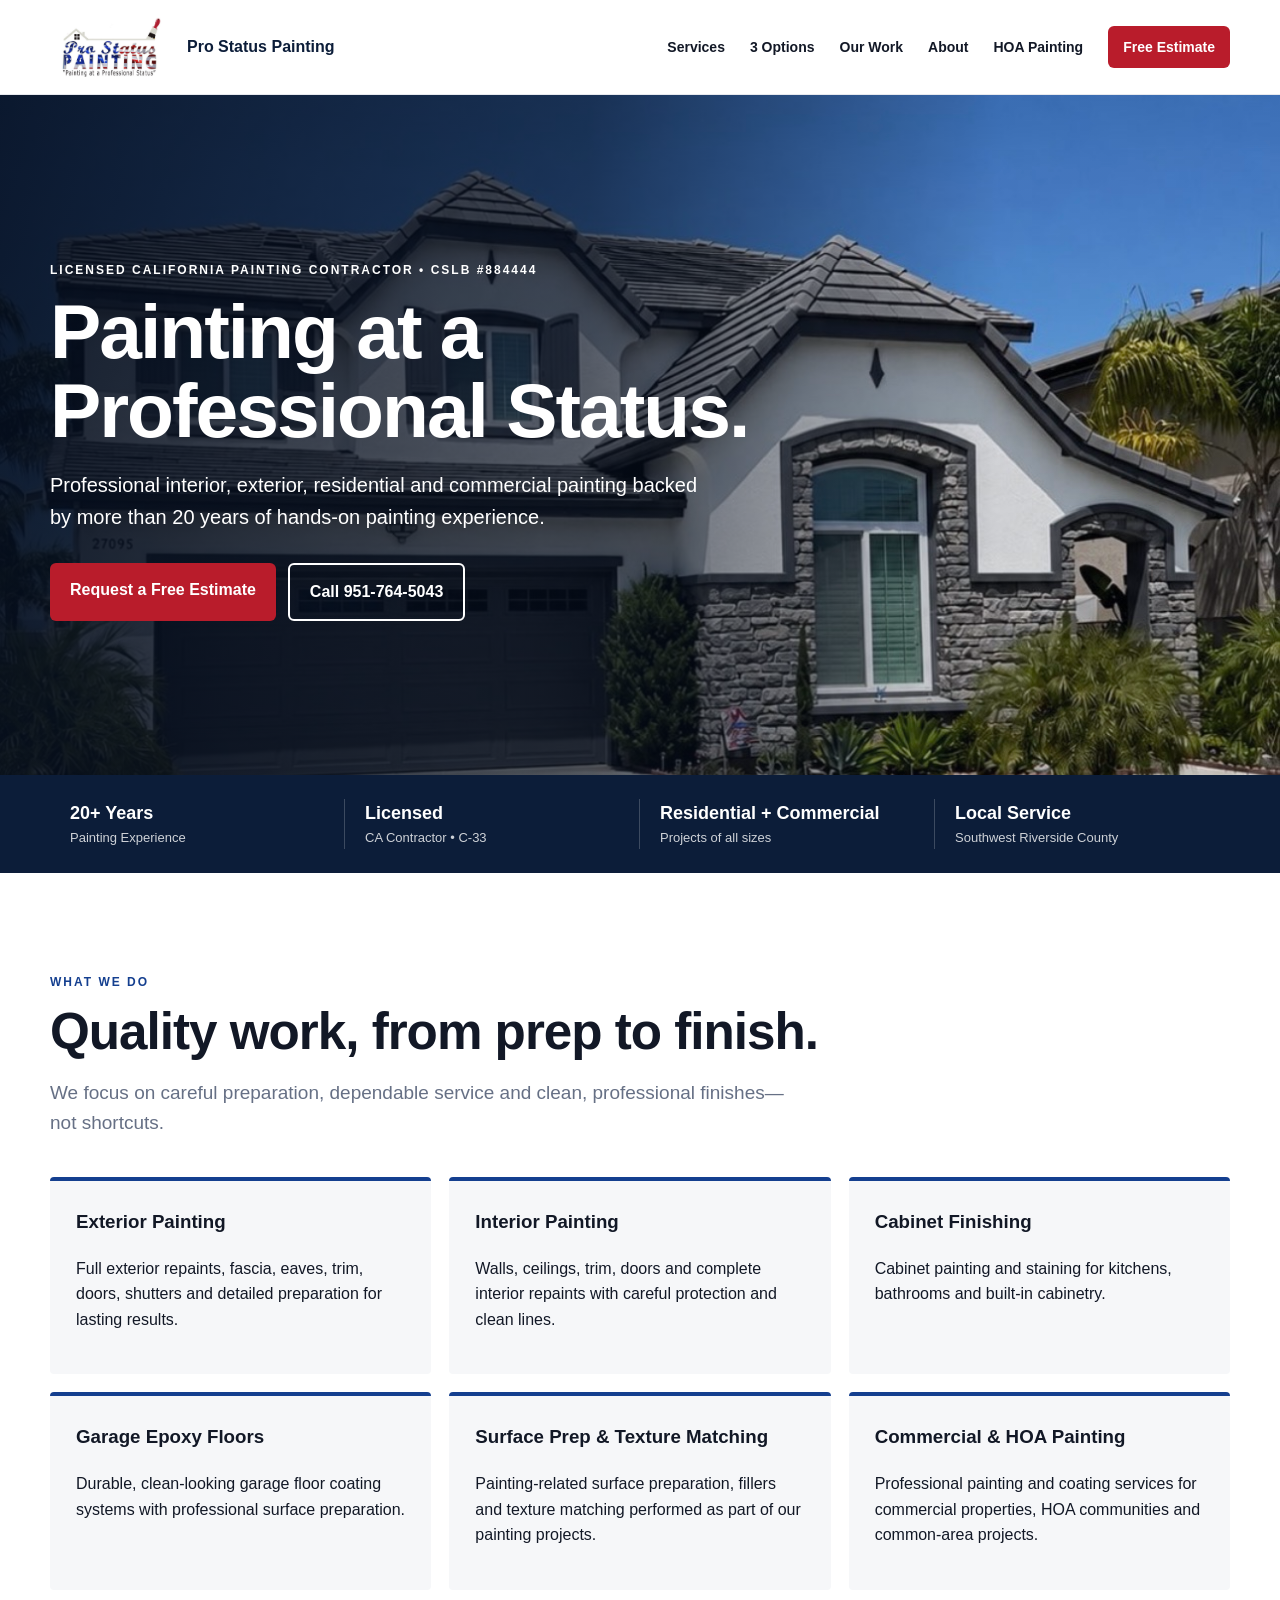
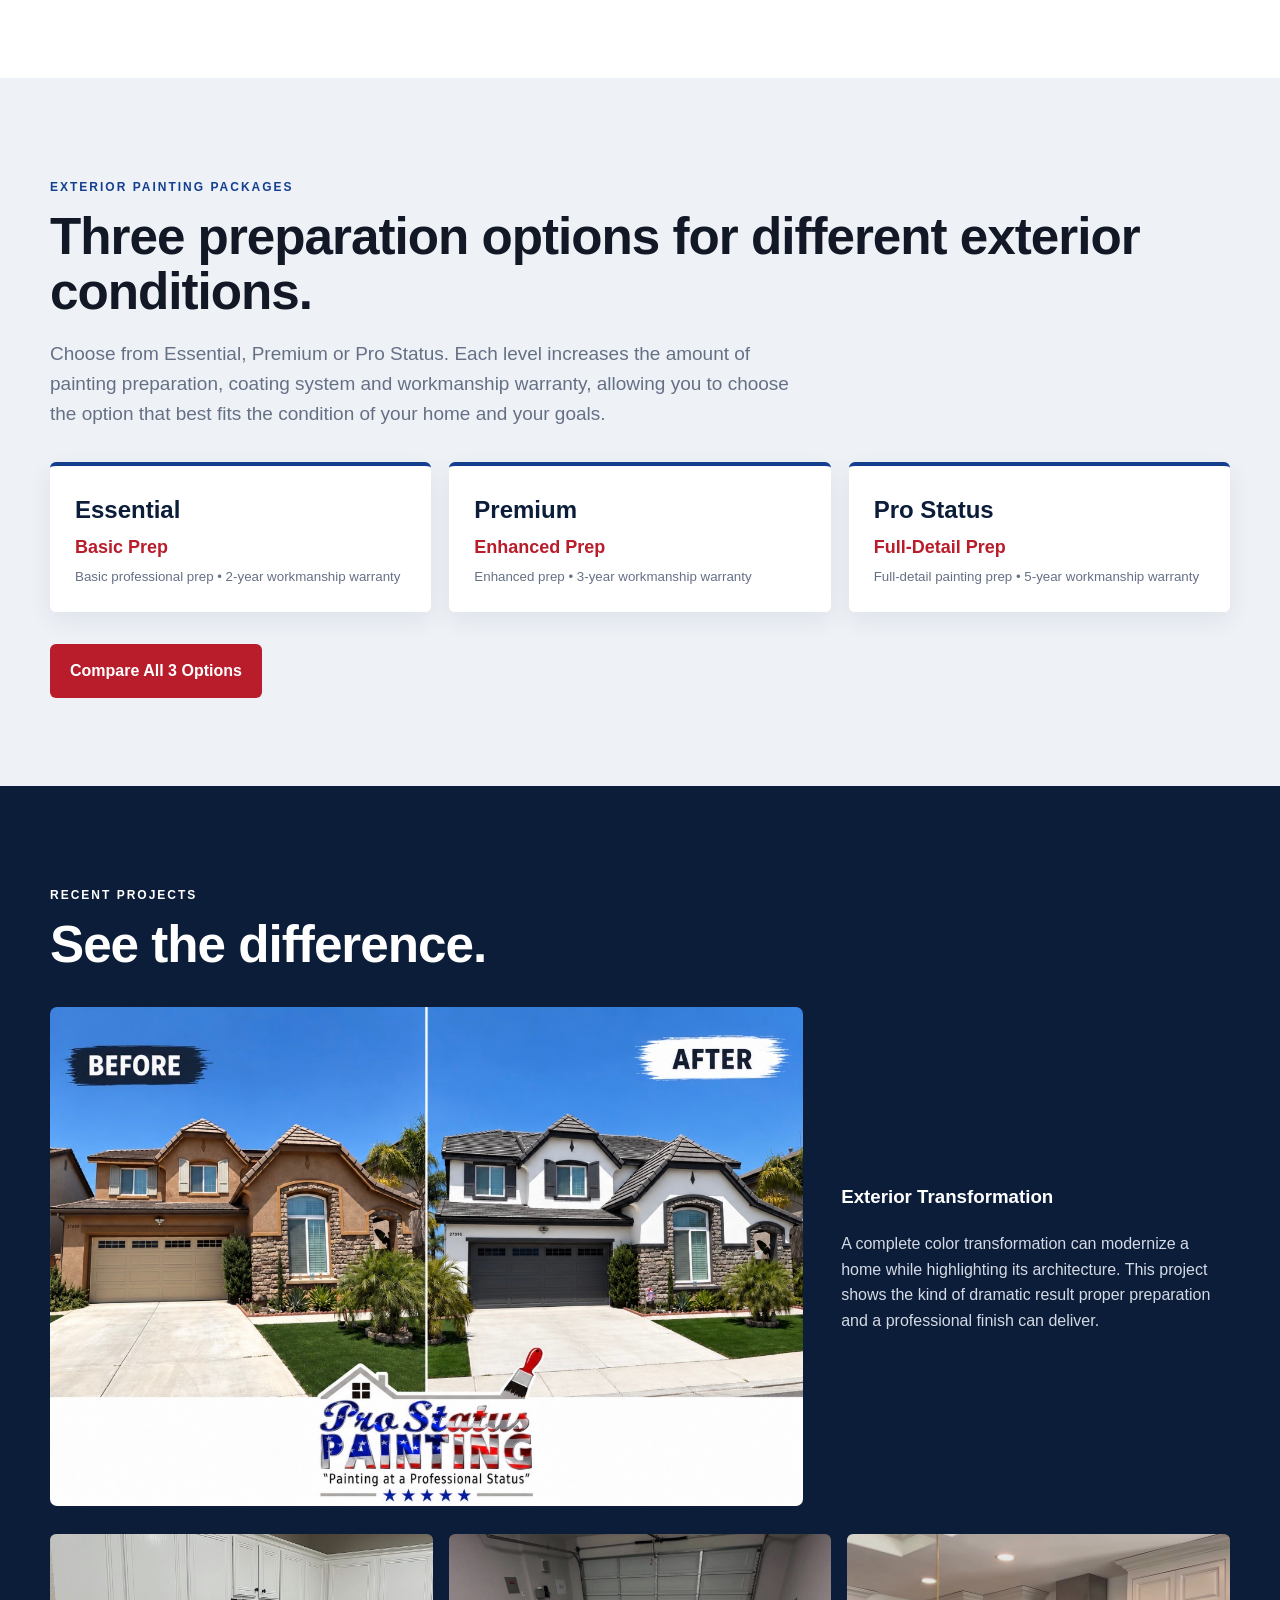
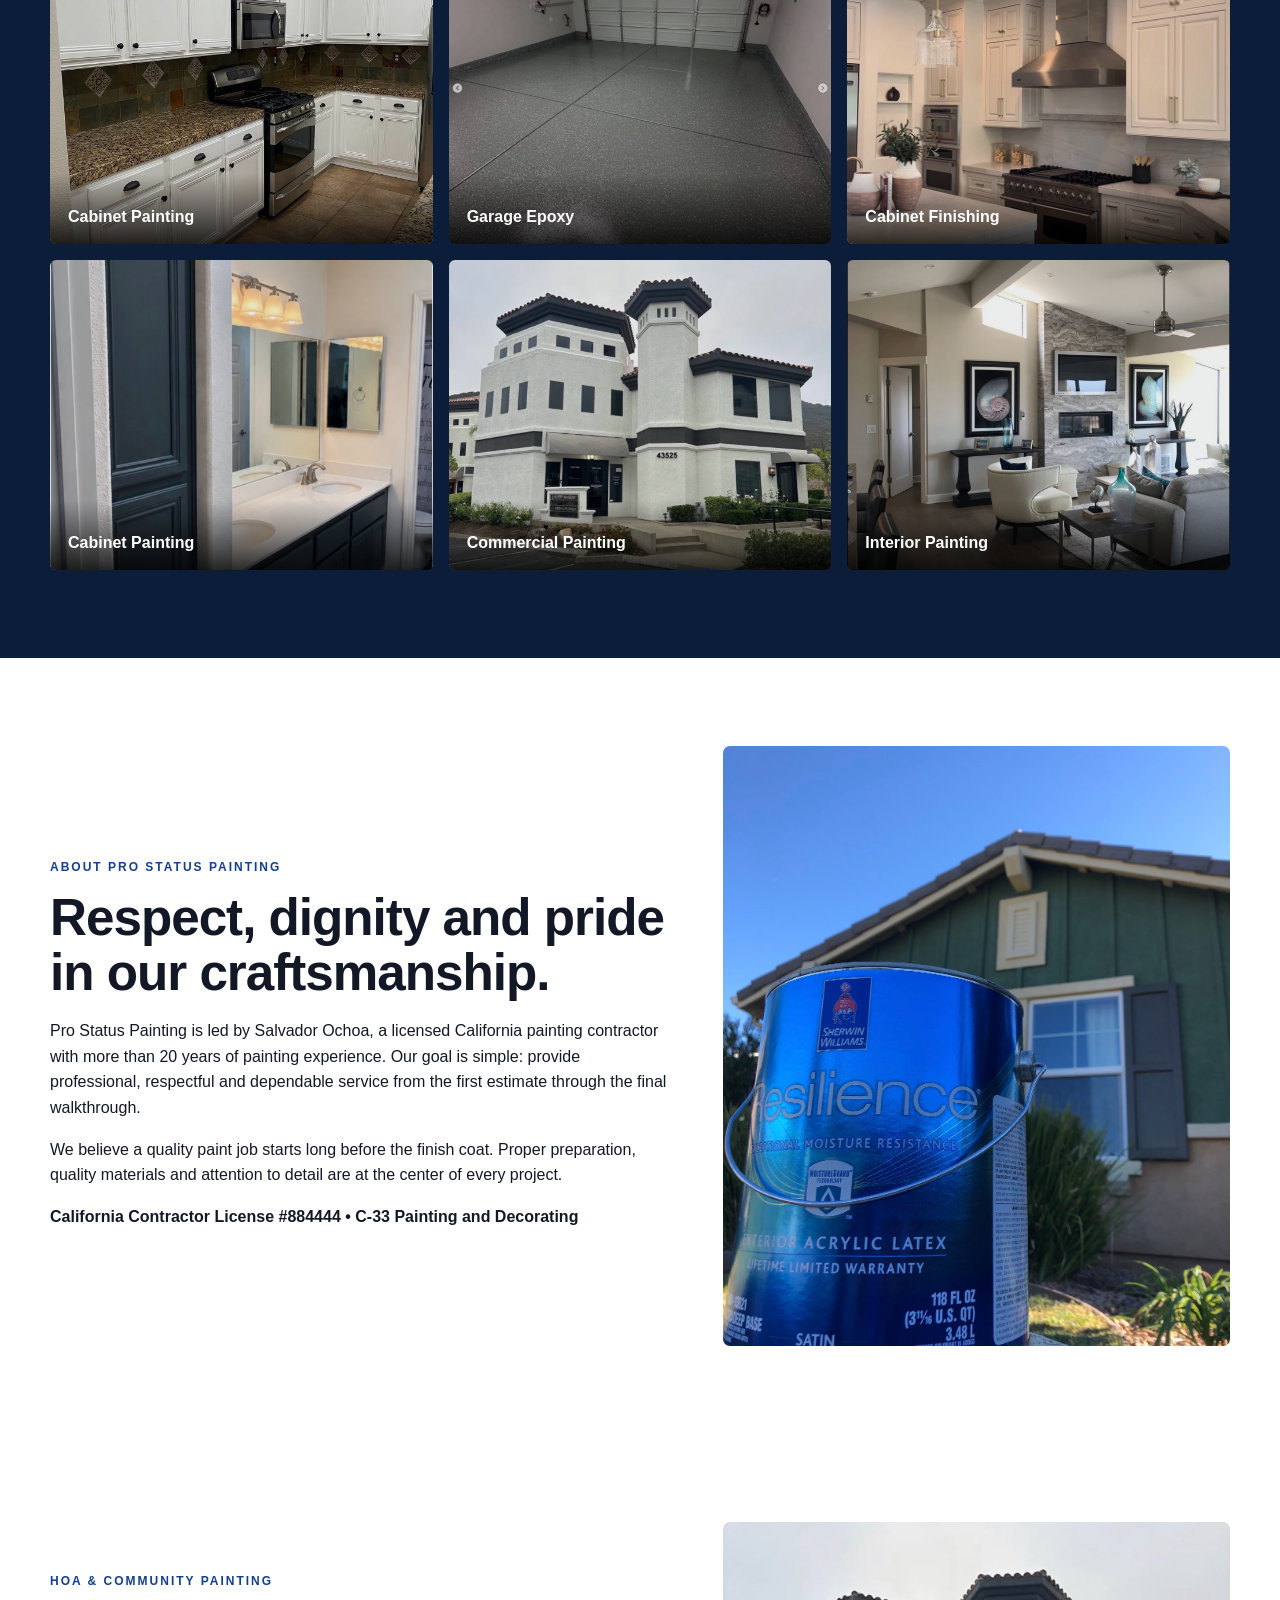
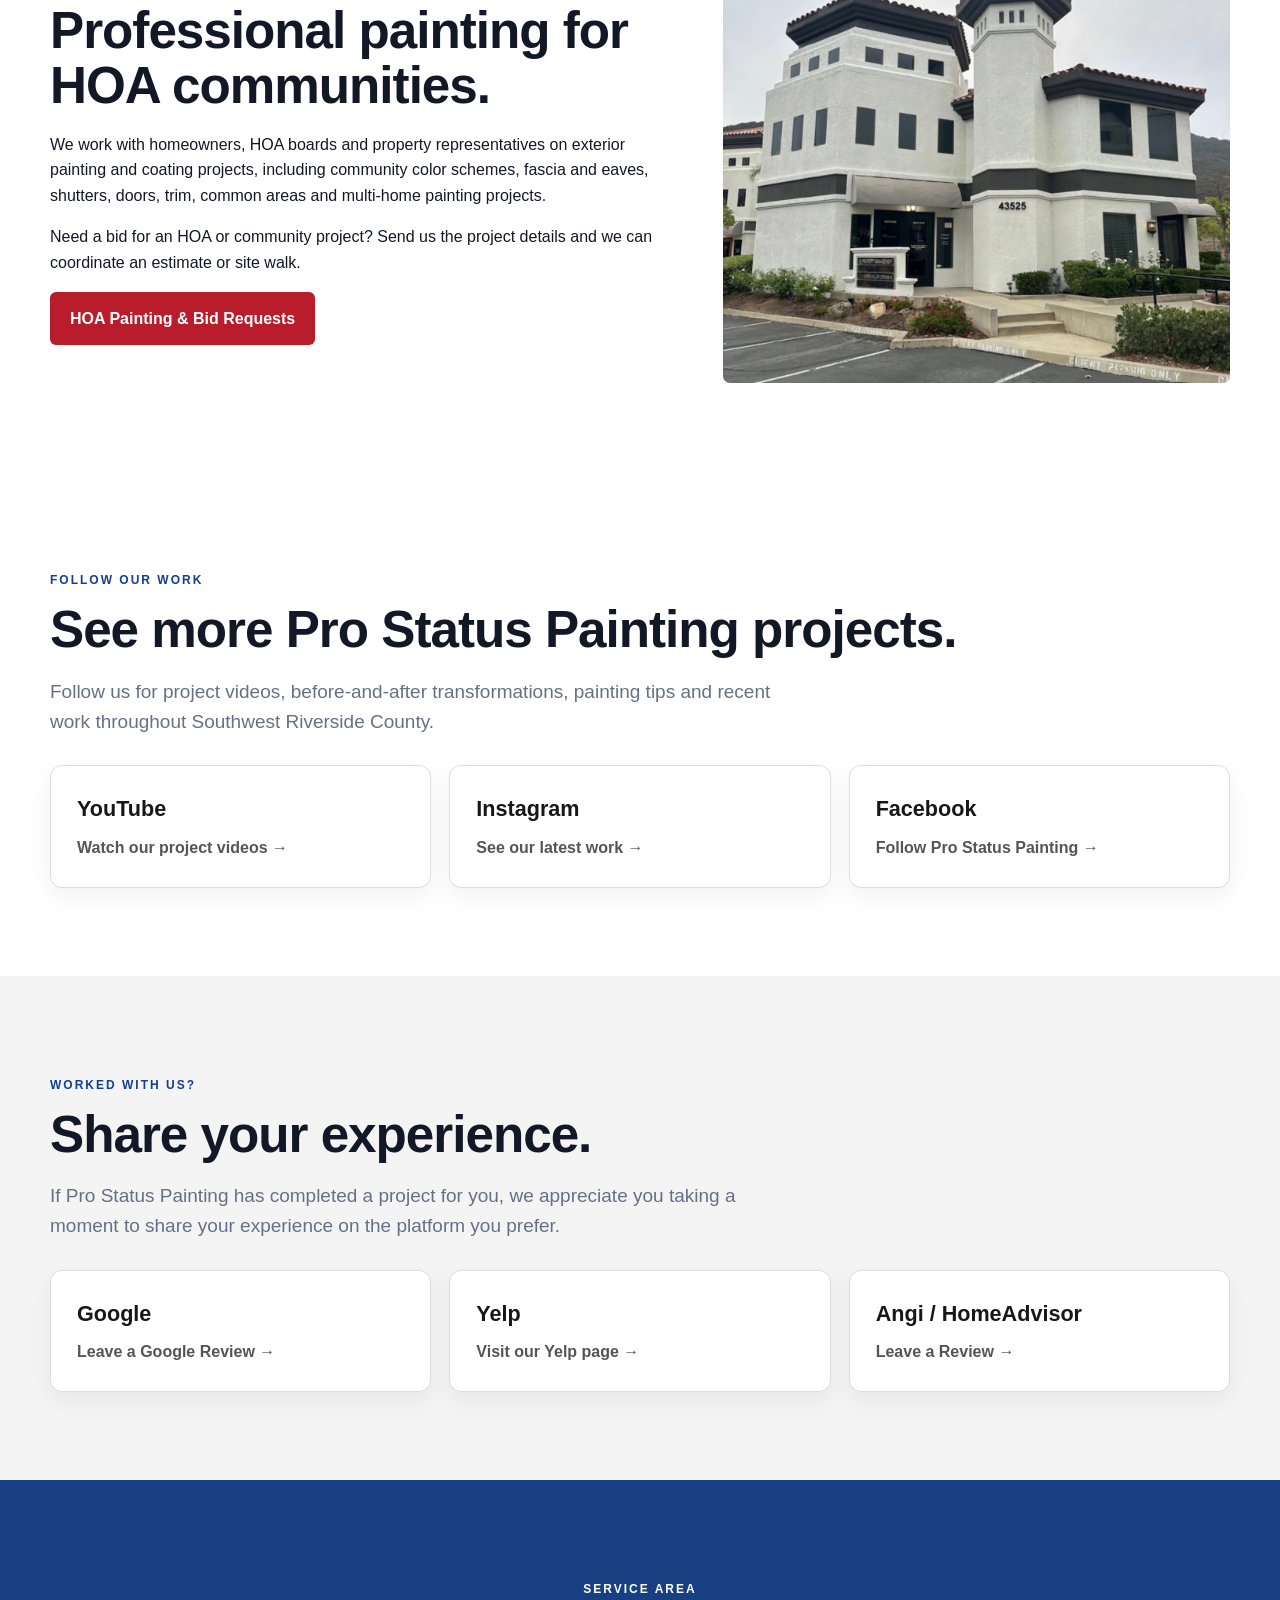
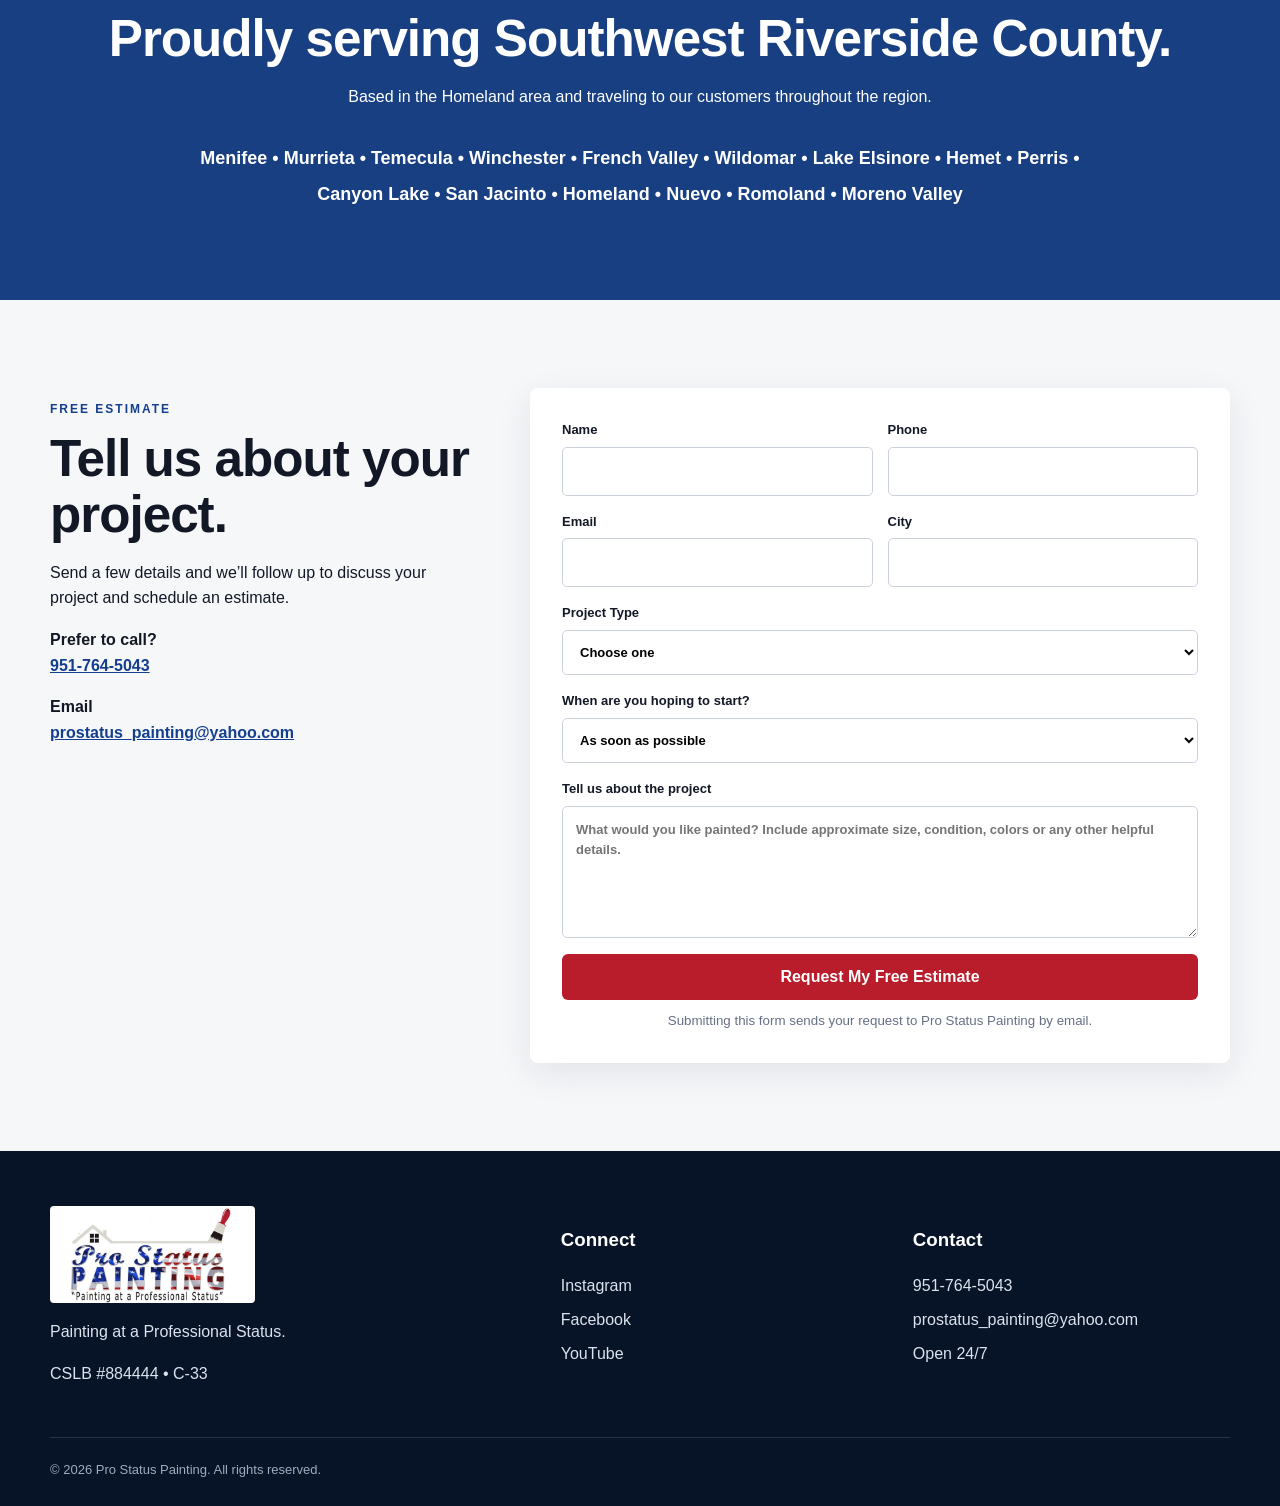
<file: index.html>
<!doctype html>
<html lang="en">
<head>
<meta charset="utf-8"><meta name="viewport" content="width=device-width,initial-scale=1">
<title>Pro Status Painting | Interior & Exterior Painting in Southwest Riverside County</title>
<meta name="description" content="Pro Status Painting provides professional interior and exterior painting, cabinet painting and staining, garage floor coatings, and painting-related surface preparation across Southwest Riverside County, CA.">
<link rel="stylesheet" href="styles.css">
</head>
<body>
<header class="topbar"><div class="wrap nav"><a href="#top" class="brand"><img src="assets/logo.jpeg" alt="Pro Status Painting logo"><span>Pro Status Painting</span></a><nav><a href="#services">Services</a><a href="packages.html">3 Options</a><a href="#work">Our Work</a><a href="#about">About</a><a href="hoa.html">HOA Painting</a><a class="btn small" href="#estimate">Free Estimate</a></nav></div></header>
<main id="top">
<section class="hero"><img class="hero-img" src="assets/hero-house.jpeg" alt="Completed exterior painting project by Pro Status Painting"><div class="shade"></div><div class="wrap hero-copy"><p class="eyebrow">Licensed California Painting Contractor • CSLB #884444</p><h1>Painting at a<br><em>Professional Status.</em></h1><p>Professional interior, exterior, residential and commercial painting backed by more than 20 years of hands-on painting experience.</p><div class="actions"><a class="btn" href="#estimate">Request a Free Estimate</a><a class="btn ghost" href="tel:+19517645043">Call 951-764-5043</a></div></div></section>
<section class="trust"><div class="wrap trust-grid"><div><b>20+ Years</b><span>Painting Experience</span></div><div><b>Licensed</b><span>CA Contractor • C-33</span></div><div><b>Residential + Commercial</b><span>Projects of all sizes</span></div><div><b>Local Service</b><span>Southwest Riverside County</span></div></div></section>
<section id="services" class="section wrap"><p class="eyebrow dark">What We Do</p><h2>Quality work, from prep to finish.</h2><p class="lead">We focus on careful preparation, dependable service and clean, professional finishes—not shortcuts.</p><div class="cards"><article><h3>Exterior Painting</h3><p>Full exterior repaints, fascia, eaves, trim, doors, shutters and detailed preparation for lasting results.</p></article><article><h3>Interior Painting</h3><p>Walls, ceilings, trim, doors and complete interior repaints with careful protection and clean lines.</p></article><article><h3>Cabinet Finishing</h3><p>Cabinet painting and staining for kitchens, bathrooms and built-in cabinetry.</p></article><article><h3>Garage Epoxy Floors</h3><p>Durable, clean-looking garage floor coating systems with professional surface preparation.</p></article><article><h3>Surface Prep & Texture Matching</h3><p>Painting-related surface preparation, fillers and texture matching performed as part of our painting projects.</p></article><article><h3>Commercial & HOA Painting</h3><p>Professional painting and coating services for commercial properties, HOA communities and common-area projects.</p></article></div></section>
<section class="section packages-home"><div class="wrap"><p class="eyebrow dark">Exterior Painting Packages</p><h2>Three preparation options for different exterior conditions.</h2><p class="lead">Choose from Essential, Premium or Pro Status. Each level increases the amount of painting preparation, coating system and workmanship warranty, allowing you to choose the option that best fits the condition of your home and your goals.</p><div class="mini-packages"><div><b>Essential</b><span>Basic Prep</span><small>Basic professional prep • 2-year workmanship warranty</small></div><div><b>Premium</b><span>Enhanced Prep</span><small>Enhanced prep • 3-year workmanship warranty</small></div><div><b>Pro Status</b><span>Full-Detail Prep</span><small>Full-detail painting prep • 5-year workmanship warranty</small></div></div><a class="btn" href="packages.html">Compare All 3 Options</a></div></section><section id="work" class="section work"><div class="wrap"><p class="eyebrow">Recent Projects</p><h2>See the difference.</h2><div class="feature"><img src="assets/before-after.jpeg" alt="Before and after exterior repaint"><div><h3>Exterior Transformation</h3><p>A complete color transformation can modernize a home while highlighting its architecture. This project shows the kind of dramatic result proper preparation and a professional finish can deliver.</p></div></div><div class="gallery"><figure><img src="assets/kitchen-cabinets.jpeg" alt="Finished painted kitchen cabinetry"><figcaption>Cabinet Painting</figcaption></figure><figure><img src="assets/epoxy.jpeg" alt="Finished epoxy garage floor"><figcaption>Garage Epoxy</figcaption></figure><figure><img src="assets/kitchen-modern.jpeg" alt="Finished painted kitchen cabinetry"><figcaption>Cabinet Finishing</figcaption></figure><figure><img src="assets/bath-cabinets.jpeg" alt="Dark painted bathroom vanity and cabinet"><figcaption>Cabinet Painting</figcaption></figure><figure><img src="assets/commercial.jpeg" alt="Commercial exterior painting project"><figcaption>Commercial Painting</figcaption></figure><figure><img src="assets/interior.jpeg" alt="Finished interior painting project"><figcaption>Interior Painting</figcaption></figure></div></div></section>
<section id="about" class="section wrap split"><div><p class="eyebrow dark">About Pro Status Painting</p><h2>Respect, dignity and pride in our craftsmanship.</h2><p>Pro Status Painting is led by Salvador Ochoa, a licensed California painting contractor with more than 20 years of painting experience. Our goal is simple: provide professional, respectful and dependable service from the first estimate through the final walkthrough.</p><p>We believe a quality paint job starts long before the finish coat. Proper preparation, quality materials and attention to detail are at the center of every project.</p><p><strong>California Contractor License #884444 • C-33 Painting and Decorating</strong></p></div><img src="assets/exterior-paint.jpeg" alt="Sherwin-Williams paint used on a Pro Status Painting exterior project"></section>
<section class="section hoa-home"><div class="wrap split"><div><p class="eyebrow dark">HOA & Community Painting</p><h2>Professional painting for HOA communities.</h2><p>We work with homeowners, HOA boards and property representatives on exterior painting and coating projects, including community color schemes, fascia and eaves, shutters, doors, trim, common areas and multi-home painting projects.</p><p>Need a bid for an HOA or community project? Send us the project details and we can coordinate an estimate or site walk.</p><a class="btn" href="hoa.html">HOA Painting & Bid Requests</a></div><img src="assets/commercial.jpeg" alt="Professional exterior painting project by Pro Status Painting"></div></section>
<section class="section social-home"><div class="wrap"><p class="eyebrow dark">Follow Our Work</p><h2>See more Pro Status Painting projects.</h2><p class="lead">Follow us for project videos, before-and-after transformations, painting tips and recent work throughout Southwest Riverside County.</p><div class="social-grid"><a class="social-card" href="https://www.youtube.com/@prostatuspainting1206" target="_blank" rel="noopener"><strong>YouTube</strong><span>Watch our project videos →</span></a><a class="social-card" href="https://www.instagram.com/prostatus_painting/" target="_blank" rel="noopener"><strong>Instagram</strong><span>See our latest work →</span></a><a class="social-card" href="https://www.facebook.com/profile.php?id=61552662914124" target="_blank" rel="noopener"><strong>Facebook</strong><span>Follow Pro Status Painting →</span></a></div></div></section>
<section class="section reviews-home"><div class="wrap"><p class="eyebrow dark">Worked With Us?</p><h2>Share your experience.</h2><p class="lead">If Pro Status Painting has completed a project for you, we appreciate you taking a moment to share your experience on the platform you prefer.</p><div class="review-grid"><a class="review-card" href="https://g.page/r/CUPCEGVPhR3gEAE/review" target="_blank" rel="noopener"><strong>Google</strong><span>Leave a Google Review →</span></a><a class="review-card" href="https://m.yelp.com/biz/pro-status-painting-menifee?primary_source=mobile_biz_share&amp;secondary_source=ishare&amp;uid=JU6cFx-Nn-WPwRYH6suWqA&amp;utm_source=ishare" target="_blank" rel="noopener"><strong>Yelp</strong><span>Visit our Yelp page →</span></a><a class="review-card" href="https://www.homeadvisor.com/review/155798944?hired=unknown" target="_blank" rel="noopener"><strong>Angi / HomeAdvisor</strong><span>Leave a Review →</span></a></div></div></section>
<section id="areas" class="section areas"><div class="wrap"><p class="eyebrow">Service Area</p><h2>Proudly serving Southwest Riverside County.</h2><p>Based in the Homeland area and traveling to our customers throughout the region.</p><div class="area-list">Menifee • Murrieta • Temecula • Winchester • French Valley • Wildomar • Lake Elsinore • Hemet • Perris • Canyon Lake • San Jacinto • Homeland • Nuevo • Romoland • Moreno Valley</div></div></section>
<section id="estimate" class="section estimate"><div class="wrap estimate-grid"><div><p class="eyebrow dark">Free Estimate</p><h2>Tell us about your project.</h2><p>Send a few details and we’ll follow up to discuss your project and schedule an estimate.</p><p><strong>Prefer to call?</strong><br><a href="tel:+19517645043">951-764-5043</a></p><p><strong>Email</strong><br><a href="mailto:prostatus_painting@yahoo.com">prostatus_painting@yahoo.com</a></p></div>
<form action="https://formsubmit.co/prostatus_painting@yahoo.com" method="POST"><input type="hidden" name="_next" value="https://prostatuspainting.github.io/prostatuspainting.com/thank-you.html"><input type="hidden" name="_subject" value="New Website Estimate Request - Pro Status Painting"><input type="hidden" name="_captcha" value="false"><input type="text" name="_honey" style="display:none"><div class="row"><label>Name<input name="Name" required></label><label>Phone<input name="Phone" type="tel" required></label></div><div class="row"><label>Email<input name="Email" type="email" required></label><label>City<input name="City" required></label></div><label>Project Type<select name="Project Type" required><option value="">Choose one</option><option>Exterior Painting</option><option>Exterior - Essential Package</option><option>Exterior - Premium Package</option><option>Exterior - Pro Status Package</option><option>Interior Painting</option><option>Cabinet Painting / Staining</option><option>Garage Epoxy Floor</option><option>Surface Prep / Texture Matching with Painting</option><option>Commercial Painting</option><option>HOA / Community Painting</option><option>Other</option></select></label><label>When are you hoping to start?<select name="Timeline"><option>As soon as possible</option><option>Within 30 days</option><option>1–3 months</option><option>3–6 months</option><option>Just planning / budgeting</option></select></label><label>Tell us about the project<textarea name="Project Details" rows="5" required placeholder="What would you like painted? Include approximate size, condition, colors or any other helpful details."></textarea></label><button class="btn submit" type="submit">Request My Free Estimate</button><small>Submitting this form sends your request to Pro Status Painting by email.</small></form></div></section>
</main>
<footer><div class="wrap footer-grid"><div><img src="assets/logo.jpeg" alt="Pro Status Painting"><p>Painting at a Professional Status.</p><p>CSLB #884444 • C-33</p></div><div><h3>Connect</h3><a href="https://www.instagram.com/prostatus_painting/" target="_blank" rel="noopener">Instagram</a><a href="https://www.facebook.com/profile.php?id=61552662914124" target="_blank" rel="noopener">Facebook</a><a href="https://www.youtube.com/@prostatuspainting1206" target="_blank" rel="noopener">YouTube</a></div><div><h3>Contact</h3><a href="tel:+19517645043">951-764-5043</a><a href="mailto:prostatus_painting@yahoo.com">prostatus_painting@yahoo.com</a><span>Open 24/7</span></div></div><div class="wrap copyright">© <span id="year"></span> Pro Status Painting. All rights reserved.</div></footer>
<script src="script.js"></script>
</body></html>
</file>
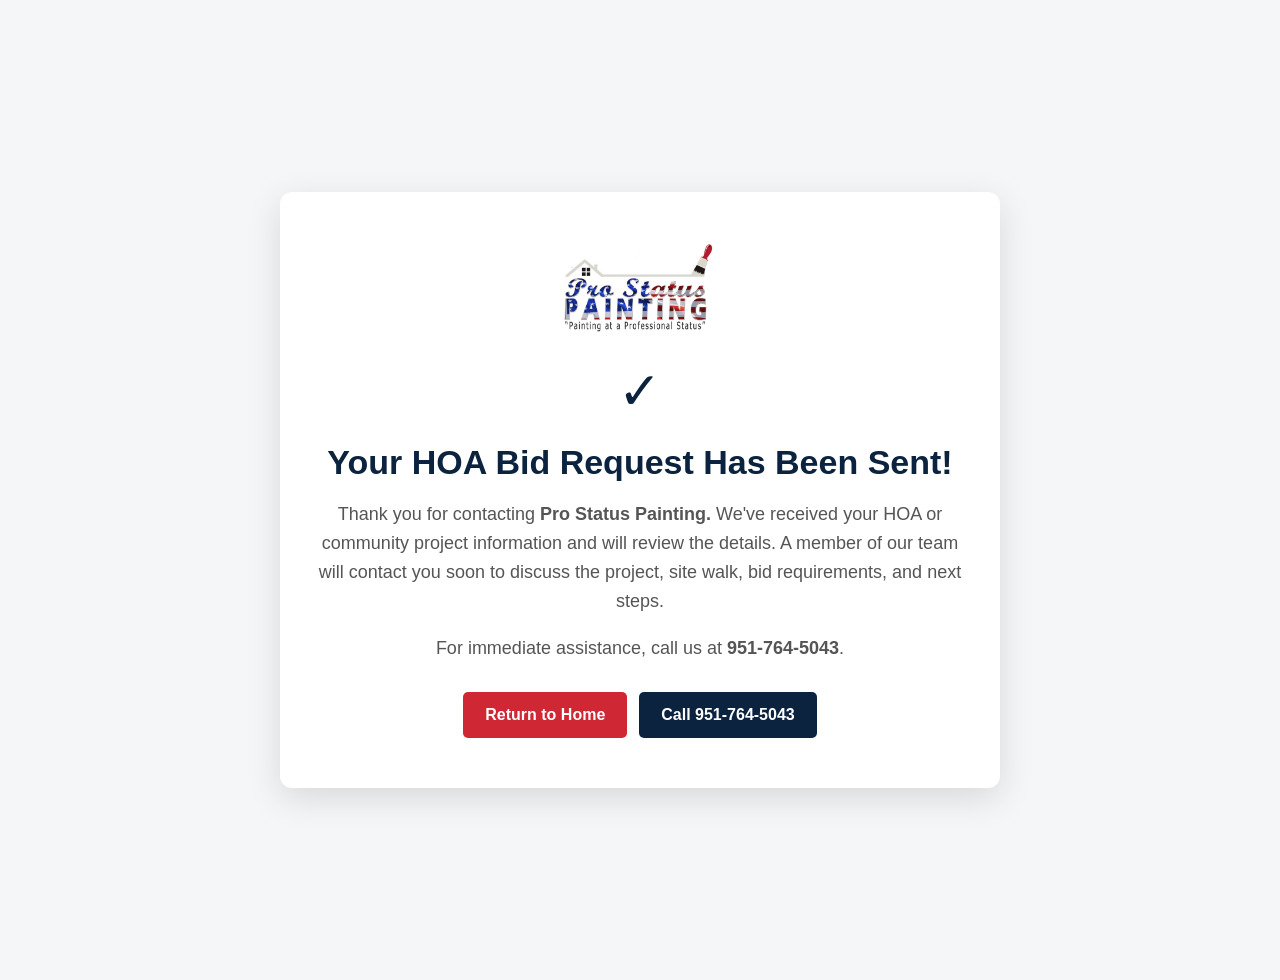
<file: hoa-thank-you.html>
<!DOCTYPE html>
<html lang="en">
<head>
<meta charset="UTF-8">
<meta name="viewport" content="width=device-width, initial-scale=1">
<title>HOA Request Received | Pro Status Painting</title>

<style>
body {
    margin: 0;
    font-family: Arial, Helvetica, sans-serif;
    background: #f5f6f8;
    color: #0c2340;
}

.thank-you-page {
    min-height: 100vh;
    display: flex;
    align-items: center;
    justify-content: center;
    padding: 40px 20px;
    text-align: center;
}

.thank-you-card {
    background: white;
    max-width: 650px;
    width: 100%;
    padding: 50px 35px;
    border-radius: 12px;
    box-shadow: 0 10px 35px rgba(0,0,0,.12);
}

.thank-you-logo {
    width: 190px;
    max-width: 70%;
    margin-bottom: 25px;
}

.checkmark {
    font-size: 52px;
    margin-bottom: 10px;
}

.thank-you-card h1 {
    font-size: 34px;
    margin-bottom: 15px;
    color: #0c2340;
}

.thank-you-card p {
    font-size: 18px;
    line-height: 1.6;
    color: #555;
}

.thank-you-actions {
    margin-top: 30px;
    display: flex;
    gap: 12px;
    justify-content: center;
    flex-wrap: wrap;
}

.thank-you-actions a {
    display: inline-block;
    padding: 14px 22px;
    border-radius: 5px;
    text-decoration: none;
    font-weight: bold;
}

.home-button {
    background: #cf2734;
    color: white;
}

.call-button {
    background: #0c2340;
    color: white;
}
</style>
</head>

<body>

<main class="thank-you-page">

<div class="thank-you-card">

<img src="assets/logo.jpeg"
     alt="Pro Status Painting"
     class="thank-you-logo">

<div class="checkmark">✓</div>

<h1>Your HOA Bid Request Has Been Sent!</h1>

<p>
Thank you for contacting <strong>Pro Status Painting.</strong>
We've received your HOA or community project information and will review the details.
A member of our team will contact you soon to discuss the project,
site walk, bid requirements, and next steps.
</p>

<p>
For immediate assistance, call us at
<strong>951-764-5043</strong>.
</p>

<div class="thank-you-actions">

<a href="index.html" class="home-button">
Return to Home
</a>

<a href="tel:+19517645043" class="call-button">
Call 951-764-5043
</a>

</div>

</div>

</main>

</body>
</html>
</file>
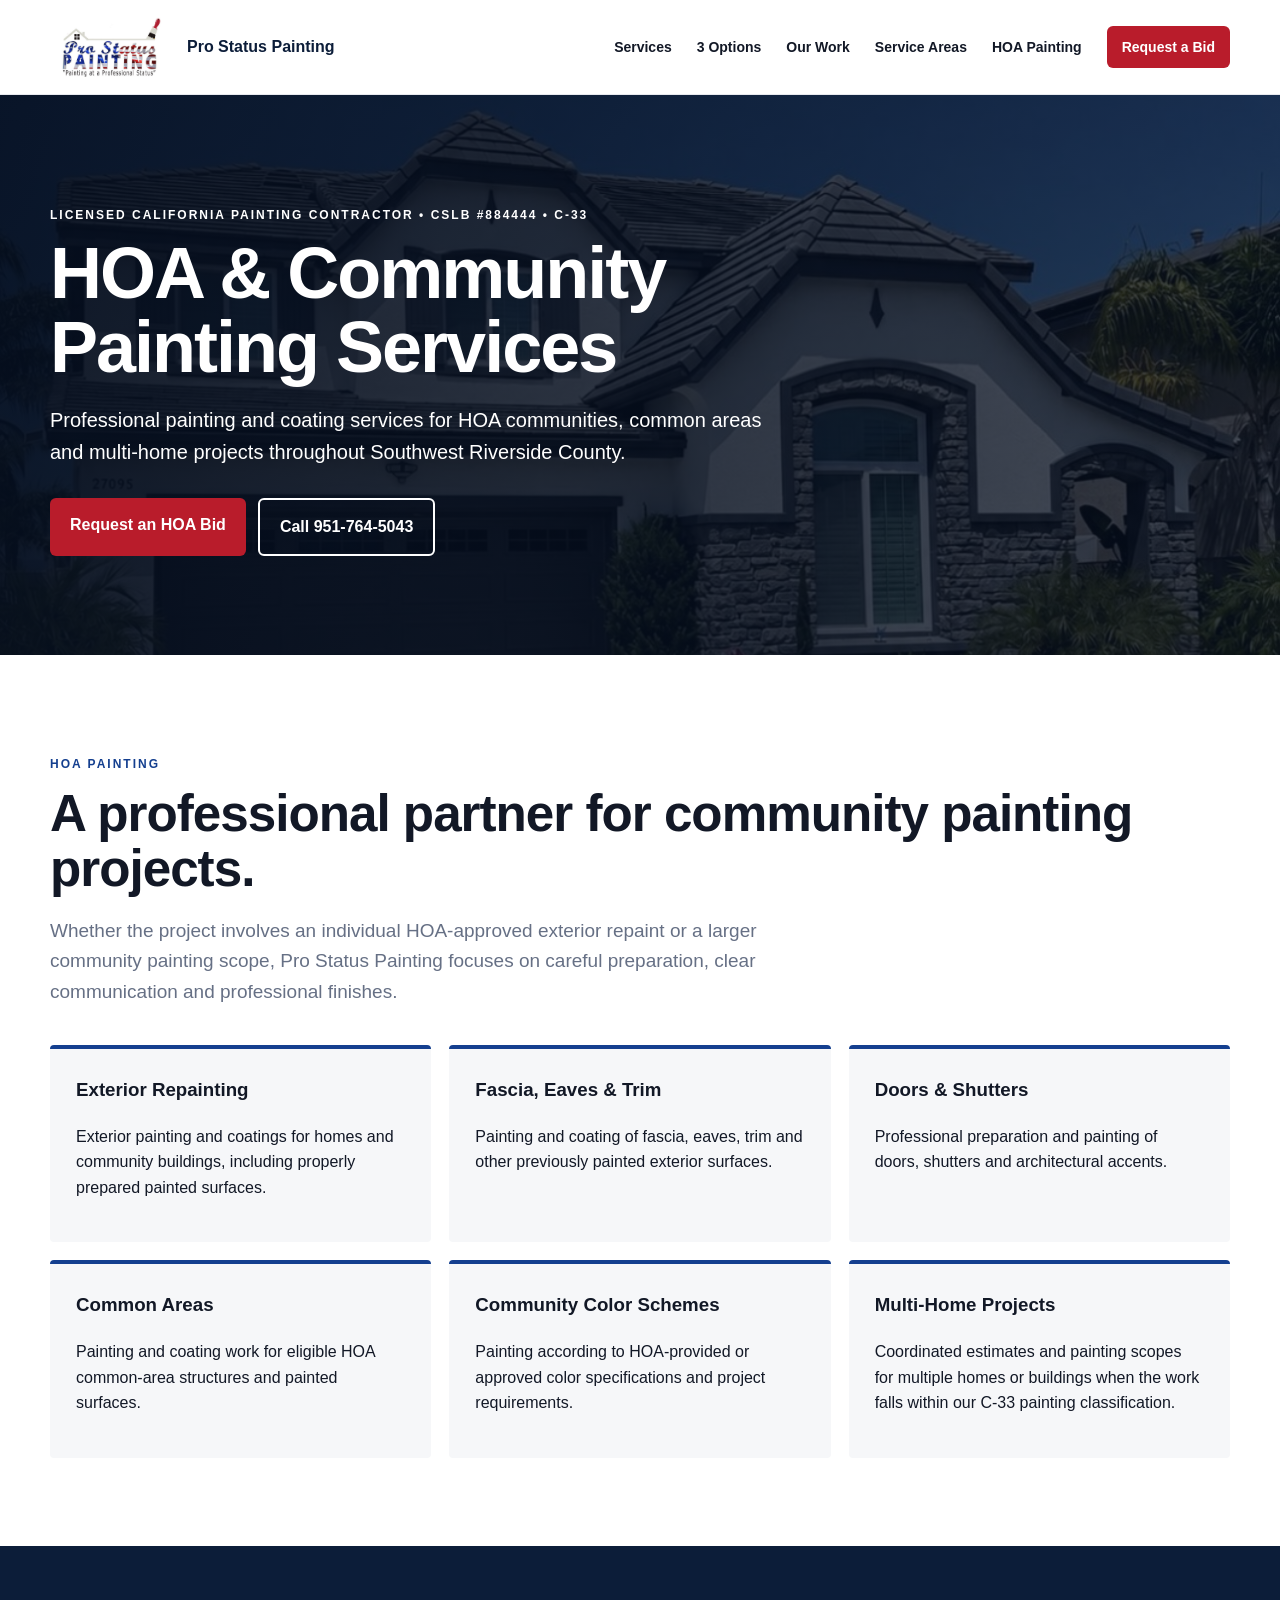
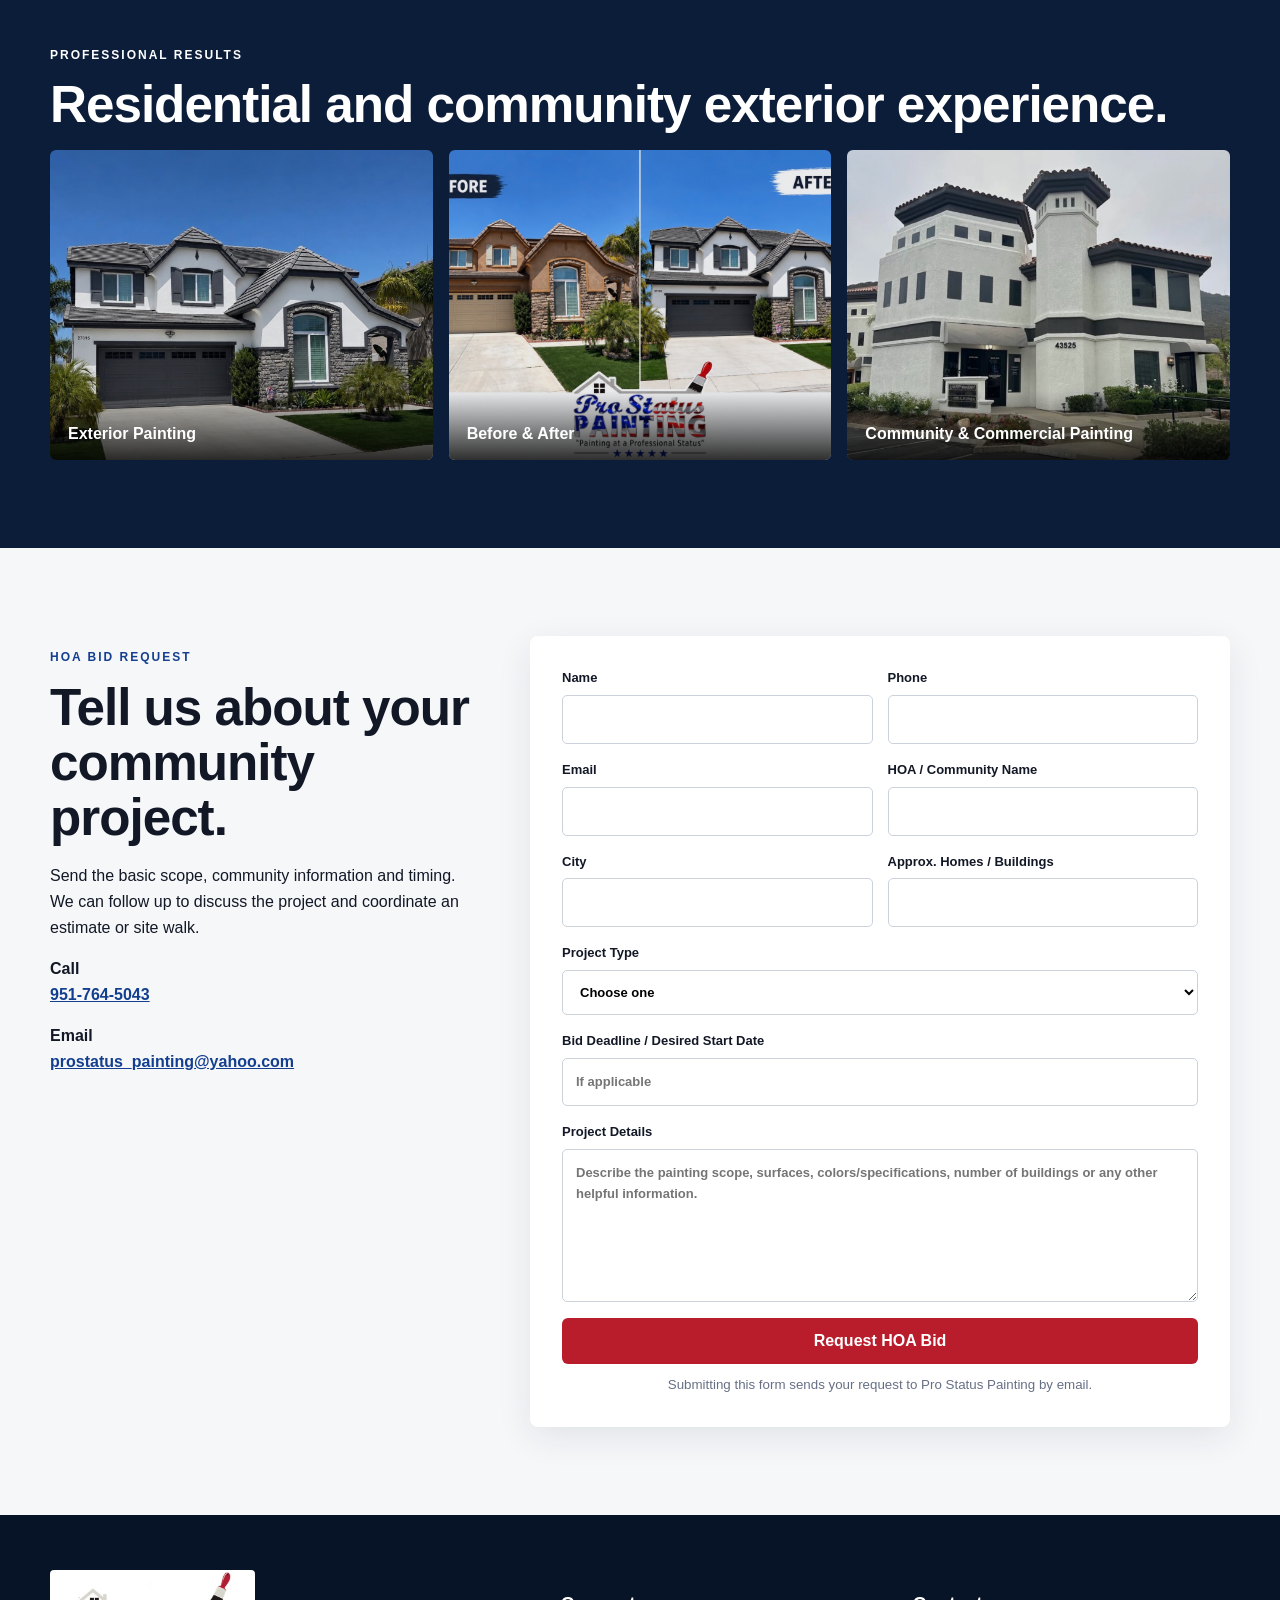
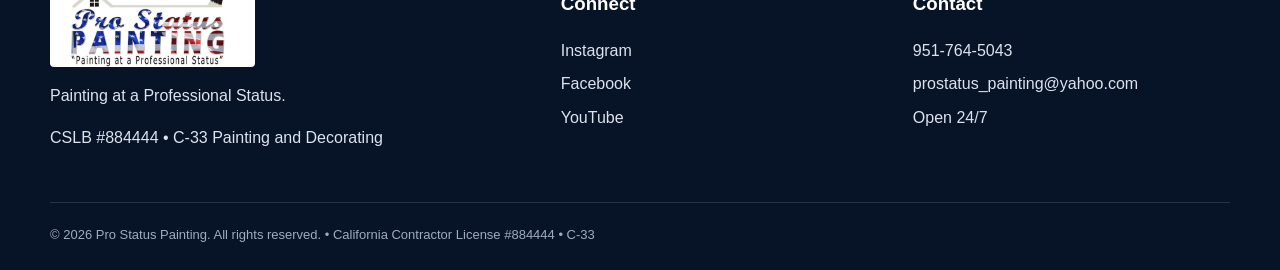
<file: hoa.html>
<!doctype html>
<html lang="en">
<head>
<meta charset="utf-8"><meta name="viewport" content="width=device-width,initial-scale=1">
<title>HOA & Community Painting | Pro Status Painting</title>
<meta name="description" content="HOA and community painting services from Pro Status Painting in Southwest Riverside County. Exterior painting, common areas, trim, doors, shutters and multi-home painting. CSLB #884444 C-33.">
<link rel="stylesheet" href="styles.css">
</head>
<body>
<header class="topbar"><div class="wrap nav"><a href="index.html" class="brand"><img src="assets/logo.jpeg" alt="Pro Status Painting logo"><span>Pro Status Painting</span></a><nav><a href="index.html#services">Services</a><a href="packages.html">3 Options</a><a href="index.html#work">Our Work</a><a href="index.html#areas">Service Areas</a><a href="hoa.html">HOA Painting</a><a class="btn small" href="#hoa-estimate">Request a Bid</a></nav></div></header>
<main>
<section class="hoa-hero"><div class="wrap"><p class="eyebrow">Licensed California Painting Contractor • CSLB #884444 • C-33</p><h1>HOA & Community<br>Painting Services</h1><p>Professional painting and coating services for HOA communities, common areas and multi-home projects throughout Southwest Riverside County.</p><div class="actions"><a class="btn" href="#hoa-estimate">Request an HOA Bid</a><a class="btn ghost" href="tel:+19517645043">Call 951-764-5043</a></div></div></section>
<section class="section wrap"><p class="eyebrow dark">HOA Painting</p><h2>A professional partner for community painting projects.</h2><p class="lead">Whether the project involves an individual HOA-approved exterior repaint or a larger community painting scope, Pro Status Painting focuses on careful preparation, clear communication and professional finishes.</p><div class="cards"><article><h3>Exterior Repainting</h3><p>Exterior painting and coatings for homes and community buildings, including properly prepared painted surfaces.</p></article><article><h3>Fascia, Eaves & Trim</h3><p>Painting and coating of fascia, eaves, trim and other previously painted exterior surfaces.</p></article><article><h3>Doors & Shutters</h3><p>Professional preparation and painting of doors, shutters and architectural accents.</p></article><article><h3>Common Areas</h3><p>Painting and coating work for eligible HOA common-area structures and painted surfaces.</p></article><article><h3>Community Color Schemes</h3><p>Painting according to HOA-provided or approved color specifications and project requirements.</p></article><article><h3>Multi-Home Projects</h3><p>Coordinated estimates and painting scopes for multiple homes or buildings when the work falls within our C-33 painting classification.</p></article></div></section>
<section class="section work"><div class="wrap"><p class="eyebrow">Professional Results</p><h2>Residential and community exterior experience.</h2><div class="gallery"><figure><img src="assets/hero-house.jpeg" alt="Completed exterior painting project"><figcaption>Exterior Painting</figcaption></figure><figure><img src="assets/before-after.jpeg" alt="Before and after exterior painting project"><figcaption>Before & After</figcaption></figure><figure><img src="assets/commercial.jpeg" alt="Completed commercial exterior painting project"><figcaption>Community & Commercial Painting</figcaption></figure></div></div></section>
<section id="hoa-estimate" class="section estimate"><div class="wrap estimate-grid"><div><p class="eyebrow dark">HOA Bid Request</p><h2>Tell us about your community project.</h2><p>Send the basic scope, community information and timing. We can follow up to discuss the project and coordinate an estimate or site walk.</p><p><strong>Call</strong><br><a href="tel:+19517645043">951-764-5043</a></p><p><strong>Email</strong><br><a href="mailto:prostatus_painting@yahoo.com">prostatus_painting@yahoo.com</a></p></div>
<form action="https://formsubmit.co/prostatus_painting@yahoo.com" method="POST"><input type="hidden" name="_next" value="https://prostatuspainting.github.io/prostatuspainting.com/hoa-thank-you.html"><input type="hidden" name="_subject" value="New HOA Bid Request - Pro Status Painting"><input type="hidden" name="_captcha" value="false"><input type="text" name="_honey" style="display:none"><div class="row"><label>Name<input name="Name" required></label><label>Phone<input name="Phone" type="tel" required></label></div><div class="row"><label>Email<input name="Email" type="email" required></label><label>HOA / Community Name<input name="HOA or Community Name" required></label></div><div class="row"><label>City<input name="City" required></label><label>Approx. Homes / Buildings<input name="Approximate Homes or Buildings"></label></div><label>Project Type<select name="Project Type" required><option value="">Choose one</option><option>Individual HOA Exterior Repaint</option><option>Multiple Homes / Buildings</option><option>Common-Area Painting</option><option>Community Building Painting</option><option>Other C-33 Painting / Coating Project</option></select></label><label>Bid Deadline / Desired Start Date<input name="Bid Deadline or Desired Start Date" placeholder="If applicable"></label><label>Project Details<textarea name="Project Details" rows="6" required placeholder="Describe the painting scope, surfaces, colors/specifications, number of buildings or any other helpful information."></textarea></label><button class="btn submit" type="submit">Request HOA Bid</button><small>Submitting this form sends your request to Pro Status Painting by email.</small></form></div></section>
</main>
<footer><div class="wrap footer-grid"><div><img src="assets/logo.jpeg" alt="Pro Status Painting"><p>Painting at a Professional Status.</p><p>CSLB #884444 • C-33 Painting and Decorating</p></div><div><h3>Connect</h3><a href="https://www.instagram.com/prostatus_painting/" target="_blank" rel="noopener">Instagram</a><a href="https://www.facebook.com/profile.php?id=61552662914124" target="_blank" rel="noopener">Facebook</a><a href="https://www.youtube.com/@prostatuspainting1206" target="_blank" rel="noopener">YouTube</a></div><div><h3>Contact</h3><a href="tel:+19517645043">951-764-5043</a><a href="mailto:prostatus_painting@yahoo.com">prostatus_painting@yahoo.com</a><span>Open 24/7</span></div></div><div class="wrap copyright">© <span id="year"></span> Pro Status Painting. All rights reserved. • California Contractor License #884444 • C-33</div></footer>
<script src="script.js"></script>
</body></html>
</file>
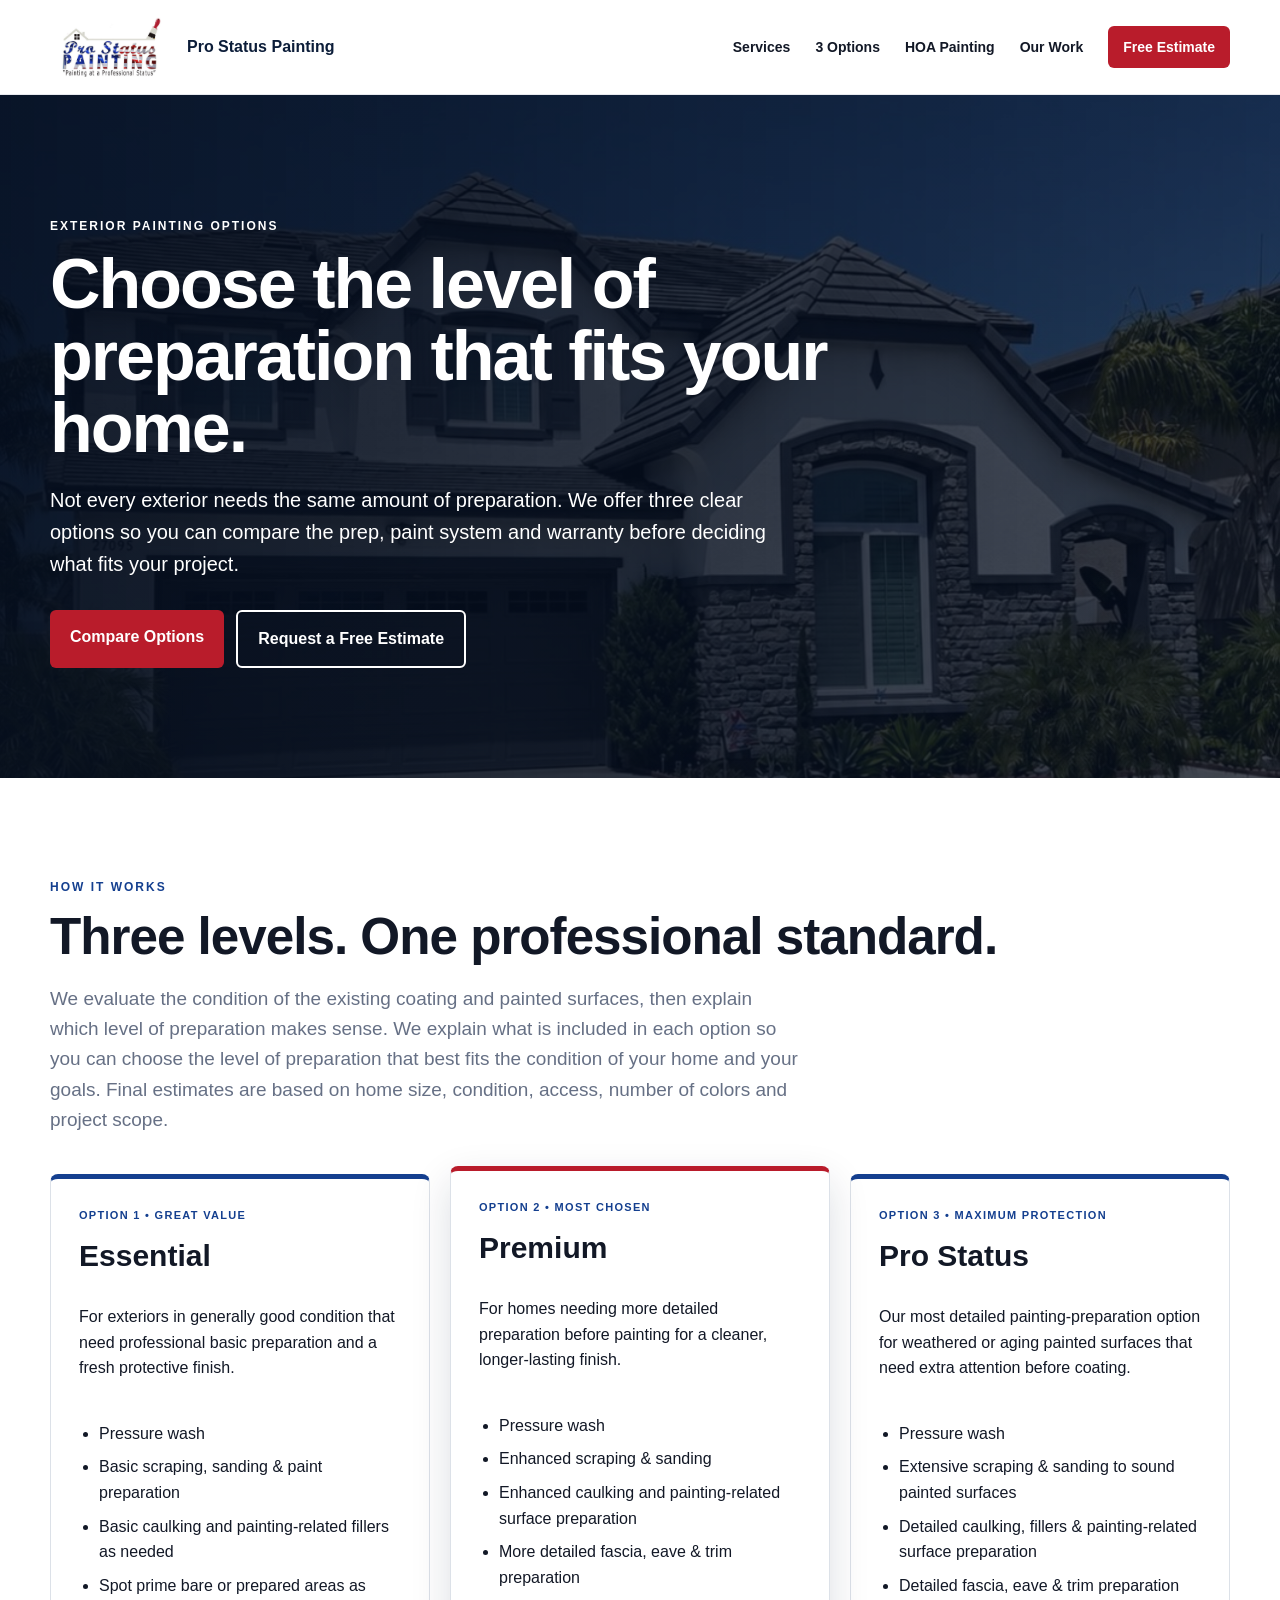
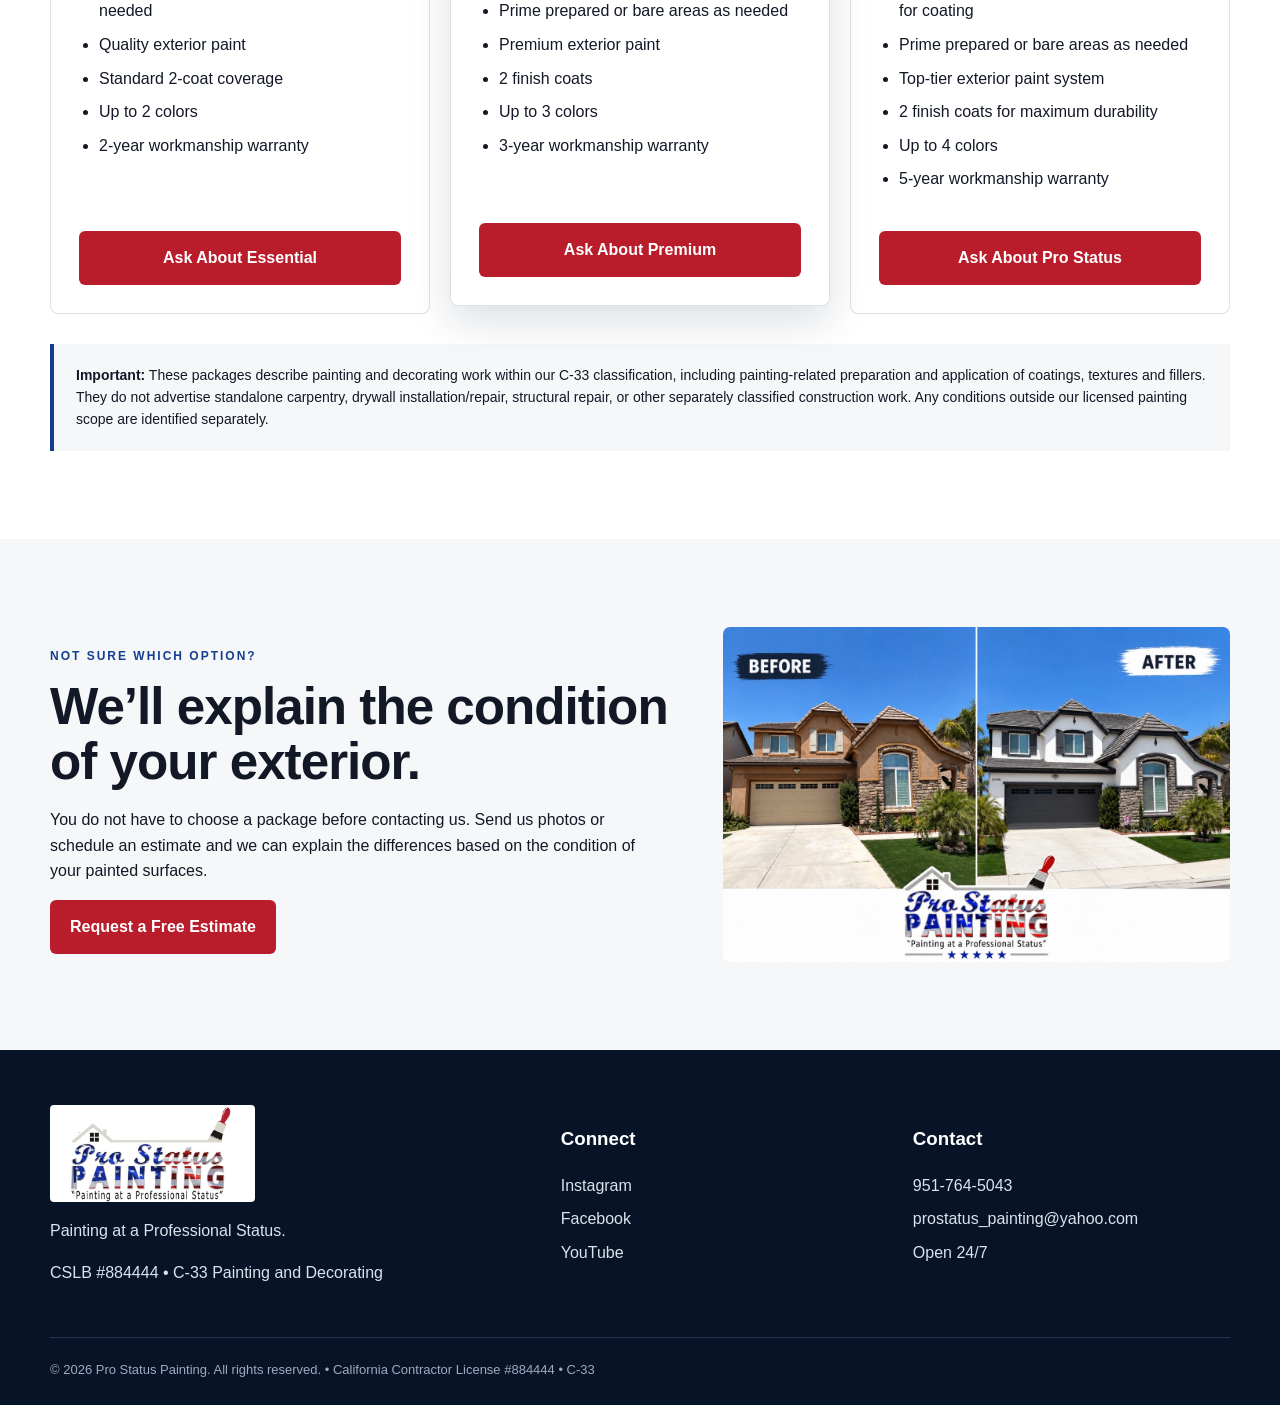
<file: packages.html>
<!doctype html>
<html lang="en">
<head>
<meta charset="utf-8"><meta name="viewport" content="width=device-width,initial-scale=1">
<title>Exterior Painting Packages | Pro Status Painting</title>
<meta name="description" content="Compare three exterior painting preparation and finish options from Pro Status Painting. CSLB #884444 C-33.">
<link rel="stylesheet" href="styles.css">
</head>
<body>
<header class="topbar"><div class="wrap nav"><a href="index.html" class="brand"><img src="assets/logo.jpeg" alt="Pro Status Painting logo"><span>Pro Status Painting</span></a><nav><a href="index.html#services">Services</a><a href="packages.html">3 Options</a><a href="hoa.html">HOA Painting</a><a href="index.html#work">Our Work</a><a class="btn small" href="index.html#estimate">Free Estimate</a></nav></div></header>
<main>
<section class="package-hero"><div class="wrap"><p class="eyebrow">Exterior Painting Options</p><h1>Choose the level of preparation that fits your home.</h1><p>Not every exterior needs the same amount of preparation. We offer three clear options so you can compare the prep, paint system and warranty before deciding what fits your project.</p><div class="actions"><a class="btn" href="#packages">Compare Options</a><a class="btn ghost" href="index.html#estimate">Request a Free Estimate</a></div></div></section>
<section id="packages" class="section wrap"><p class="eyebrow dark">How It Works</p><h2>Three levels. One professional standard.</h2><p class="lead">We evaluate the condition of the existing coating and painted surfaces, then explain which level of preparation makes sense. We explain what is included in each option so you can choose the level of preparation that best fits the condition of your home and your goals. Final estimates are based on home size, condition, access, number of colors and project scope.</p>
<div class="package-grid">
<article class="package-card"><div class="package-label">Option 1 • Great Value</div><h3>Essential</h3><p>For exteriors in generally good condition that need professional basic preparation and a fresh protective finish.</p><ul><li>Pressure wash</li><li>Basic scraping, sanding & paint preparation</li><li>Basic caulking and painting-related fillers as needed</li><li>Spot prime bare or prepared areas as needed</li><li>Quality exterior paint</li><li>Standard 2-coat coverage</li><li>Up to 2 colors</li><li>2-year workmanship warranty</li></ul><a class="btn package-btn" href="index.html#estimate">Ask About Essential</a></article>
<article class="package-card featured"><div class="package-label">Option 2 • Most Chosen</div><h3>Premium</h3><p>For homes needing more detailed preparation before painting for a cleaner, longer-lasting finish.</p><ul><li>Pressure wash</li><li>Enhanced scraping & sanding</li><li>Enhanced caulking and painting-related surface preparation</li><li>More detailed fascia, eave & trim preparation</li><li>Prime prepared or bare areas as needed</li><li>Premium exterior paint</li><li>2 finish coats</li><li>Up to 3 colors</li><li>3-year workmanship warranty</li></ul><a class="btn package-btn" href="index.html#estimate">Ask About Premium</a></article>
<article class="package-card"><div class="package-label">Option 3 • Maximum Protection</div><h3>Pro Status</h3><p>Our most detailed painting-preparation option for weathered or aging painted surfaces that need extra attention before coating.</p><ul><li>Pressure wash</li><li>Extensive scraping & sanding to sound painted surfaces</li><li>Detailed caulking, fillers & painting-related surface preparation</li><li>Detailed fascia, eave & trim preparation for coating</li><li>Prime prepared or bare areas as needed</li><li>Top-tier exterior paint system</li><li>2 finish coats for maximum durability</li><li>Up to 4 colors</li><li>5-year workmanship warranty</li></ul><a class="btn package-btn" href="index.html#estimate">Ask About Pro Status</a></article>
</div>
<div class="scope-note"><strong>Important:</strong> These packages describe painting and decorating work within our C-33 classification, including painting-related preparation and application of coatings, textures and fillers. They do not advertise standalone carpentry, drywall installation/repair, structural repair, or other separately classified construction work. Any conditions outside our licensed painting scope are identified separately.</div>
</section>
<section class="section estimate"><div class="wrap split"><div><p class="eyebrow dark">Not Sure Which Option?</p><h2>We’ll explain the condition of your exterior.</h2><p>You do not have to choose a package before contacting us. Send us photos or schedule an estimate and we can explain the differences based on the condition of your painted surfaces.</p><a class="btn" href="index.html#estimate">Request a Free Estimate</a></div><img src="assets/before-after.jpeg" alt="Before and after exterior painting by Pro Status Painting"></div></section>
</main>
<footer><div class="wrap footer-grid"><div><img src="assets/logo.jpeg" alt="Pro Status Painting"><p>Painting at a Professional Status.</p><p>CSLB #884444 • C-33 Painting and Decorating</p></div><div><h3>Connect</h3><a href="https://www.instagram.com/prostatus_painting/" target="_blank" rel="noopener">Instagram</a><a href="https://www.facebook.com/profile.php?id=61552662914124" target="_blank" rel="noopener">Facebook</a><a href="https://www.youtube.com/@prostatuspainting1206" target="_blank" rel="noopener">YouTube</a></div><div><h3>Contact</h3><a href="tel:+19517645043">951-764-5043</a><a href="mailto:prostatus_painting@yahoo.com">prostatus_painting@yahoo.com</a><span>Open 24/7</span></div></div><div class="wrap copyright">© <span id="year"></span> Pro Status Painting. All rights reserved. • California Contractor License #884444 • C-33</div></footer>
<script src="script.js"></script>
</body></html>
</file>
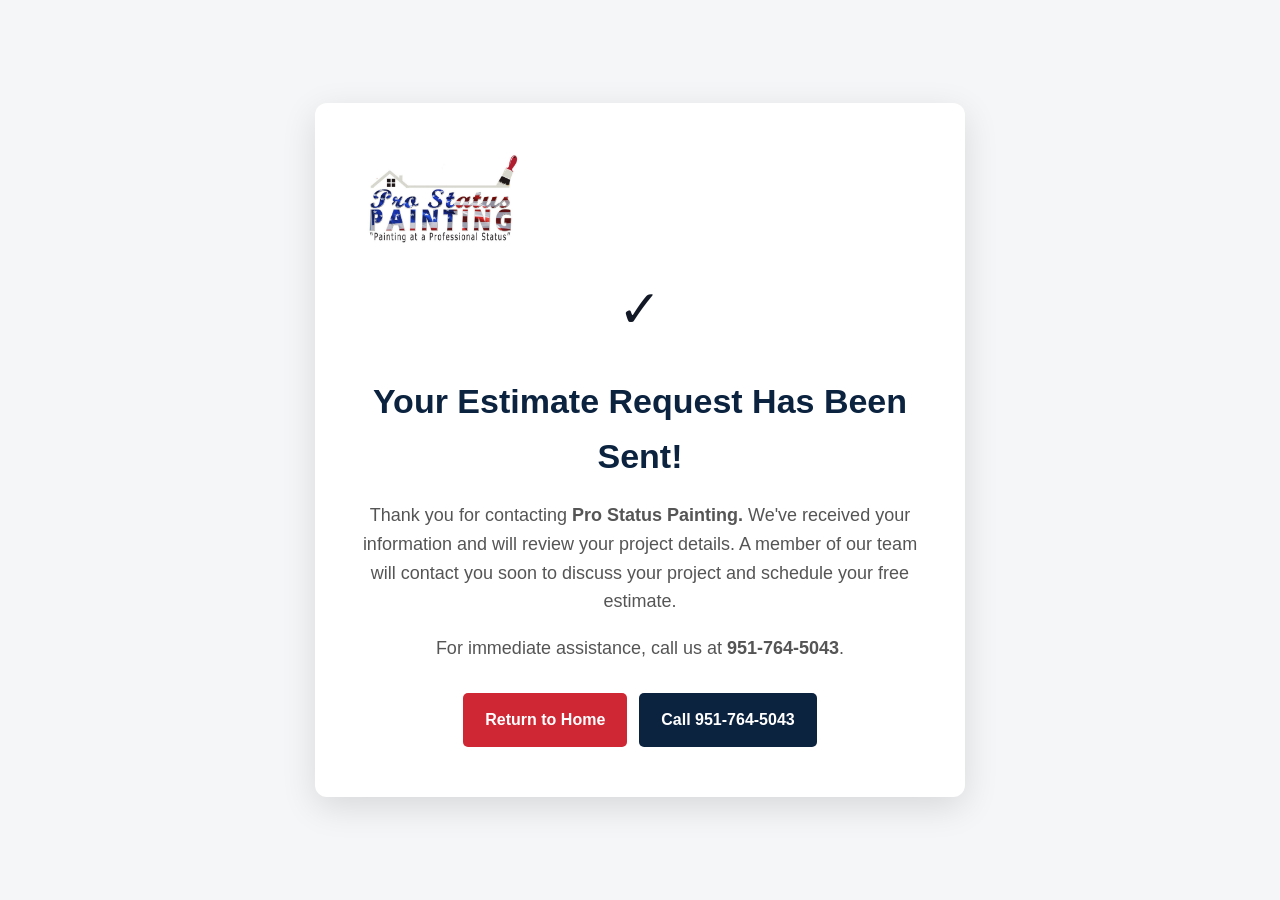
<file: thank-you.html>
<!doctype html>
<html lang="en">
<head>
<meta charset="utf-8">
<meta name="viewport" content="width=device-width, initial-scale=1">
<title>Thank You | Pro Status Painting</title>
<link rel="stylesheet" href="styles.css">

<style>
.thank-you-page {
    min-height: 100vh;
    background: #f5f6f8;
    display: flex;
    align-items: center;
    justify-content: center;
    padding: 40px 20px;
    text-align: center;
}

.thank-you-card {
    background: white;
    max-width: 650px;
    width: 100%;
    padding: 50px 35px;
    border-radius: 12px;
    box-shadow: 0 10px 35px rgba(0,0,0,.12);
}

.thank-you-logo {
    width: 190px;
    max-width: 70%;
    margin-bottom: 25px;
}

.checkmark {
    font-size: 52px;
    margin-bottom: 10px;
}

.thank-you-card h1 {
    font-size: 34px;
    margin-bottom: 15px;
    color: #0c2340;
}

.thank-you-card p {
    font-size: 18px;
    line-height: 1.6;
    color: #555;
}

.thank-you-actions {
    margin-top: 30px;
    display: flex;
    gap: 12px;
    justify-content: center;
    flex-wrap: wrap;
}

.thank-you-actions a {
    display: inline-block;
    padding: 14px 22px;
    border-radius: 5px;
    text-decoration: none;
    font-weight: bold;
}

.home-button {
    background: #cf2734;
    color: white;
}

.call-button {
    background: #0c2340;
    color: white;
}
</style>
</head>

<body>

<main class="thank-you-page">

<div class="thank-you-card">

<img src="assets/logo.jpeg"
     alt="Pro Status Painting"
     class="thank-you-logo">

<div class="checkmark">✓</div>

<h1>Your Estimate Request Has Been Sent!</h1>

<p>
Thank you for contacting <strong>Pro Status Painting.</strong>
We've received your information and will review your project details.
A member of our team will contact you soon to discuss your project
and schedule your free estimate.
</p>

<p>
For immediate assistance, call us at
<strong>951-764-5043</strong>.
</p>

<div class="thank-you-actions">

<a href="index.html" class="home-button">
Return to Home
</a>

<a href="tel:+19517645043" class="call-button">
Call 951-764-5043
</a>

</div>

</div>

</main>

</body>
</html>
</file>
<file: styles.css>
:root{--navy:#0c1d39;--blue:#143f8f;--red:#b91c2b;--ink:#121826;--muted:#667085;--paper:#f6f7f9;--white:#fff;--max:1180px}*{box-sizing:border-box}html{scroll-behavior:smooth}body{margin:0;font-family:Arial,Helvetica,sans-serif;color:var(--ink);line-height:1.6;background:#fff}img{max-width:100%;display:block}.wrap{width:min(var(--max),calc(100% - 40px));margin:auto}.topbar{position:sticky;top:0;z-index:20;background:rgba(255,255,255,.97);border-bottom:1px solid #e7e9ee}.nav{height:94px;display:flex;align-items:center;justify-content:space-between}.brand{display:flex;align-items:center;gap:12px;text-decoration:none;color:var(--navy);font-weight:800}.brand img{width:125px;height:86px;object-fit:contain}.nav nav{display:flex;gap:25px;align-items:center}.nav nav a{text-decoration:none;color:var(--ink);font-weight:700;font-size:14px}.btn{display:inline-block;background:var(--red);color:#fff!important;text-decoration:none;border:0;border-radius:6px;padding:14px 20px;font-weight:800;cursor:pointer}.btn.small{padding:10px 15px}.hero{min-height:680px;position:relative;display:flex;align-items:center;color:#fff;overflow:hidden}.hero-img,.shade{position:absolute;inset:0;width:100%;height:100%}.hero-img{object-fit:cover}.shade{background:linear-gradient(90deg,rgba(5,14,30,.9) 0%,rgba(5,14,30,.66) 46%,rgba(5,14,30,.12) 78%)}.hero-copy{position:relative;z-index:2}.hero-copy h1{font-size:clamp(44px,6vw,78px);line-height:1.02;max-width:780px;margin:12px 0 20px;letter-spacing:-2px}.hero-copy h1 em{font-style:normal;color:#fff}.hero-copy>p:not(.eyebrow){font-size:20px;max-width:650px}.eyebrow{text-transform:uppercase;letter-spacing:2px;font-size:12px;font-weight:900;color:#fff}.eyebrow.dark{color:var(--blue)}.actions{display:flex;gap:12px;margin-top:30px;flex-wrap:wrap}.btn.ghost{background:transparent;border:2px solid #fff}.trust{background:var(--navy);color:#fff}.trust-grid{display:grid;grid-template-columns:repeat(4,1fr);padding:24px 0}.trust-grid div{padding:0 20px;border-right:1px solid rgba(255,255,255,.2)}.trust-grid div:last-child{border:0}.trust-grid b,.trust-grid span{display:block}.trust-grid b{font-size:18px}.trust-grid span{font-size:13px;opacity:.8}.section{padding:88px 0}.section h2{font-size:clamp(34px,4vw,52px);line-height:1.08;margin:8px 0 18px;letter-spacing:-1px}.lead{font-size:19px;color:var(--muted);max-width:750px}.cards{display:grid;grid-template-columns:repeat(3,1fr);gap:18px;margin-top:38px}.cards article{background:var(--paper);border-top:4px solid var(--blue);padding:26px;border-radius:4px}.cards h3{margin-top:0}.work{background:var(--navy);color:#fff}.feature{display:grid;grid-template-columns:1.55fr .8fr;gap:38px;align-items:center;margin:35px 0 28px}.feature img{border-radius:7px}.feature p{color:#d4dae5}.gallery{display:grid;grid-template-columns:repeat(3,1fr);gap:16px}.gallery figure{margin:0;position:relative;overflow:hidden;border-radius:6px;background:#08152a}.gallery img{width:100%;height:310px;object-fit:cover;opacity:.92;transition:.25s}.gallery figure:hover img{transform:scale(1.025);opacity:1}.gallery figcaption{position:absolute;left:0;bottom:0;right:0;padding:30px 18px 14px;background:linear-gradient(transparent,rgba(0,0,0,.8));font-weight:800}.split{display:grid;grid-template-columns:1fr .82fr;gap:55px;align-items:center}.split img{border-radius:7px;max-height:600px;width:100%;object-fit:cover}.areas{background:#173f82;color:#fff;text-align:center}.areas p{max-width:760px;margin-left:auto;margin-right:auto}.area-list{font-weight:700;font-size:18px;max-width:950px;margin:30px auto 0;line-height:2}.estimate{background:var(--paper)}.estimate-grid{display:grid;grid-template-columns:.75fr 1.25fr;gap:60px}.estimate a{color:var(--blue);font-weight:800}.estimate form{background:#fff;padding:32px;border-radius:8px;box-shadow:0 10px 35px rgba(13,31,60,.09)}label{display:block;font-size:13px;font-weight:800;margin-bottom:16px}.row{display:grid;grid-template-columns:1fr 1fr;gap:15px}input,select,textarea{display:block;width:100%;margin-top:6px;border:1px solid #ccd2dc;border-radius:5px;padding:13px;font:inherit;background:#fff}textarea{resize:vertical}.submit{width:100%;font-size:16px}.estimate small{display:block;color:var(--muted);margin-top:10px;text-align:center}footer{background:#071326;color:#dce3ef;padding:55px 0 25px}.footer-grid{display:grid;grid-template-columns:1.5fr 1fr 1fr;gap:35px}.footer-grid img{width:180px;background:#fff;border-radius:4px}.footer-grid h3{color:#fff}.footer-grid a,.footer-grid span{display:block;color:#dce3ef;text-decoration:none;margin:8px 0}.copyright{border-top:1px solid #25324a;margin-top:35px;padding-top:22px;font-size:13px;color:#9eabc0}@media(max-width:800px){.nav nav a:not(.btn){display:none}.brand span{display:none}.hero{min-height:600px}.hero-copy h1{letter-spacing:-1px}.trust-grid{grid-template-columns:1fr 1fr;gap:20px}.trust-grid div{border:0}.cards,.gallery{grid-template-columns:1fr}.feature,.split,.estimate-grid,.footer-grid{grid-template-columns:1fr}.feature{gap:18px}.gallery img{height:300px}.row{grid-template-columns:1fr}.section{padding:65px 0}.estimate form{padding:22px}.area-list{font-size:16px}}

.hoa-home{background:#fff}.hoa-hero{min-height:560px;display:flex;align-items:center;color:#fff;background:linear-gradient(90deg,rgba(5,14,30,.94),rgba(5,14,30,.72)),url("assets/hero-house.jpeg") center/cover no-repeat}.hoa-hero h1{font-size:clamp(44px,6vw,72px);line-height:1.02;max-width:800px;margin:12px 0 20px;letter-spacing:-2px}.hoa-hero p:not(.eyebrow){font-size:20px;max-width:720px}@media(max-width:800px){.nav{height:82px}.brand img{width:86px;height:68px}.hoa-hero{min-height:520px}.hoa-hero h1{letter-spacing:-1px}}

.packages-home{background:#eef2f7}.mini-packages{display:grid;grid-template-columns:repeat(3,1fr);gap:18px;margin:32px 0}.mini-packages div{background:#fff;border-top:4px solid var(--blue);padding:25px;border-radius:6px;box-shadow:0 8px 25px rgba(13,31,60,.07)}.mini-packages b,.mini-packages span,.mini-packages small{display:block}.mini-packages b{font-size:24px;color:var(--navy)}.mini-packages span{font-size:18px;font-weight:800;color:var(--red);margin:4px 0}.mini-packages small{color:var(--muted)}.package-hero{padding:110px 0;background:linear-gradient(90deg,rgba(5,14,30,.94),rgba(5,14,30,.72)),url("assets/hero-house.jpeg") center/cover no-repeat;color:#fff}.package-hero h1{font-size:clamp(42px,6vw,70px);line-height:1.03;max-width:900px;margin:12px 0 20px;letter-spacing:-2px}.package-hero>div>p:not(.eyebrow){font-size:20px;max-width:760px}.package-grid{display:grid;grid-template-columns:repeat(3,1fr);gap:20px;margin-top:38px}.package-card{border:1px solid #dce1e8;border-top:5px solid var(--blue);border-radius:8px;padding:28px;background:#fff;display:flex;flex-direction:column}.package-card.featured{box-shadow:0 15px 40px rgba(13,31,60,.14);transform:translateY(-8px);border-top-color:var(--red)}.package-label{text-transform:uppercase;letter-spacing:1.3px;font-size:11px;font-weight:900;color:var(--blue)}.package-card h3{font-size:30px;margin:8px 0}.price{font-size:15px;margin-bottom:15px}.price strong{display:block;font-size:29px;color:var(--red)}.package-card ul{padding-left:20px;flex:1}.package-card li{margin:8px 0}.package-btn{text-align:center;margin-top:15px}.scope-note{margin-top:30px;padding:20px 22px;background:var(--paper);border-left:4px solid var(--blue);font-size:14px}.footer-grid img{width:205px}@media(max-width:800px){.brand img{width:105px;height:74px}.mini-packages,.package-grid{grid-template-columns:1fr}.package-card.featured{transform:none}.package-hero{padding:80px 0}.package-hero h1{letter-spacing:-1px}}

/* Social and review homepage sections */
.social-home{background:#fff}.reviews-home{background:#f4f4f4}.social-grid,.review-grid{display:grid;grid-template-columns:repeat(3,1fr);gap:18px;margin-top:28px}.social-card,.review-card{display:flex;flex-direction:column;gap:8px;padding:26px;border:1px solid #ddd;border-radius:12px;background:#fff;text-decoration:none;color:#171717;box-shadow:0 8px 24px rgba(0,0,0,.06);transition:transform .18s ease,box-shadow .18s ease}.social-card:hover,.review-card:hover{transform:translateY(-3px);box-shadow:0 12px 28px rgba(0,0,0,.10)}.social-card strong,.review-card strong{font-size:1.35rem}.social-card span,.review-card span{font-weight:700;color:#555}@media(max-width:760px){.social-grid,.review-grid{grid-template-columns:1fr}}
</file>
